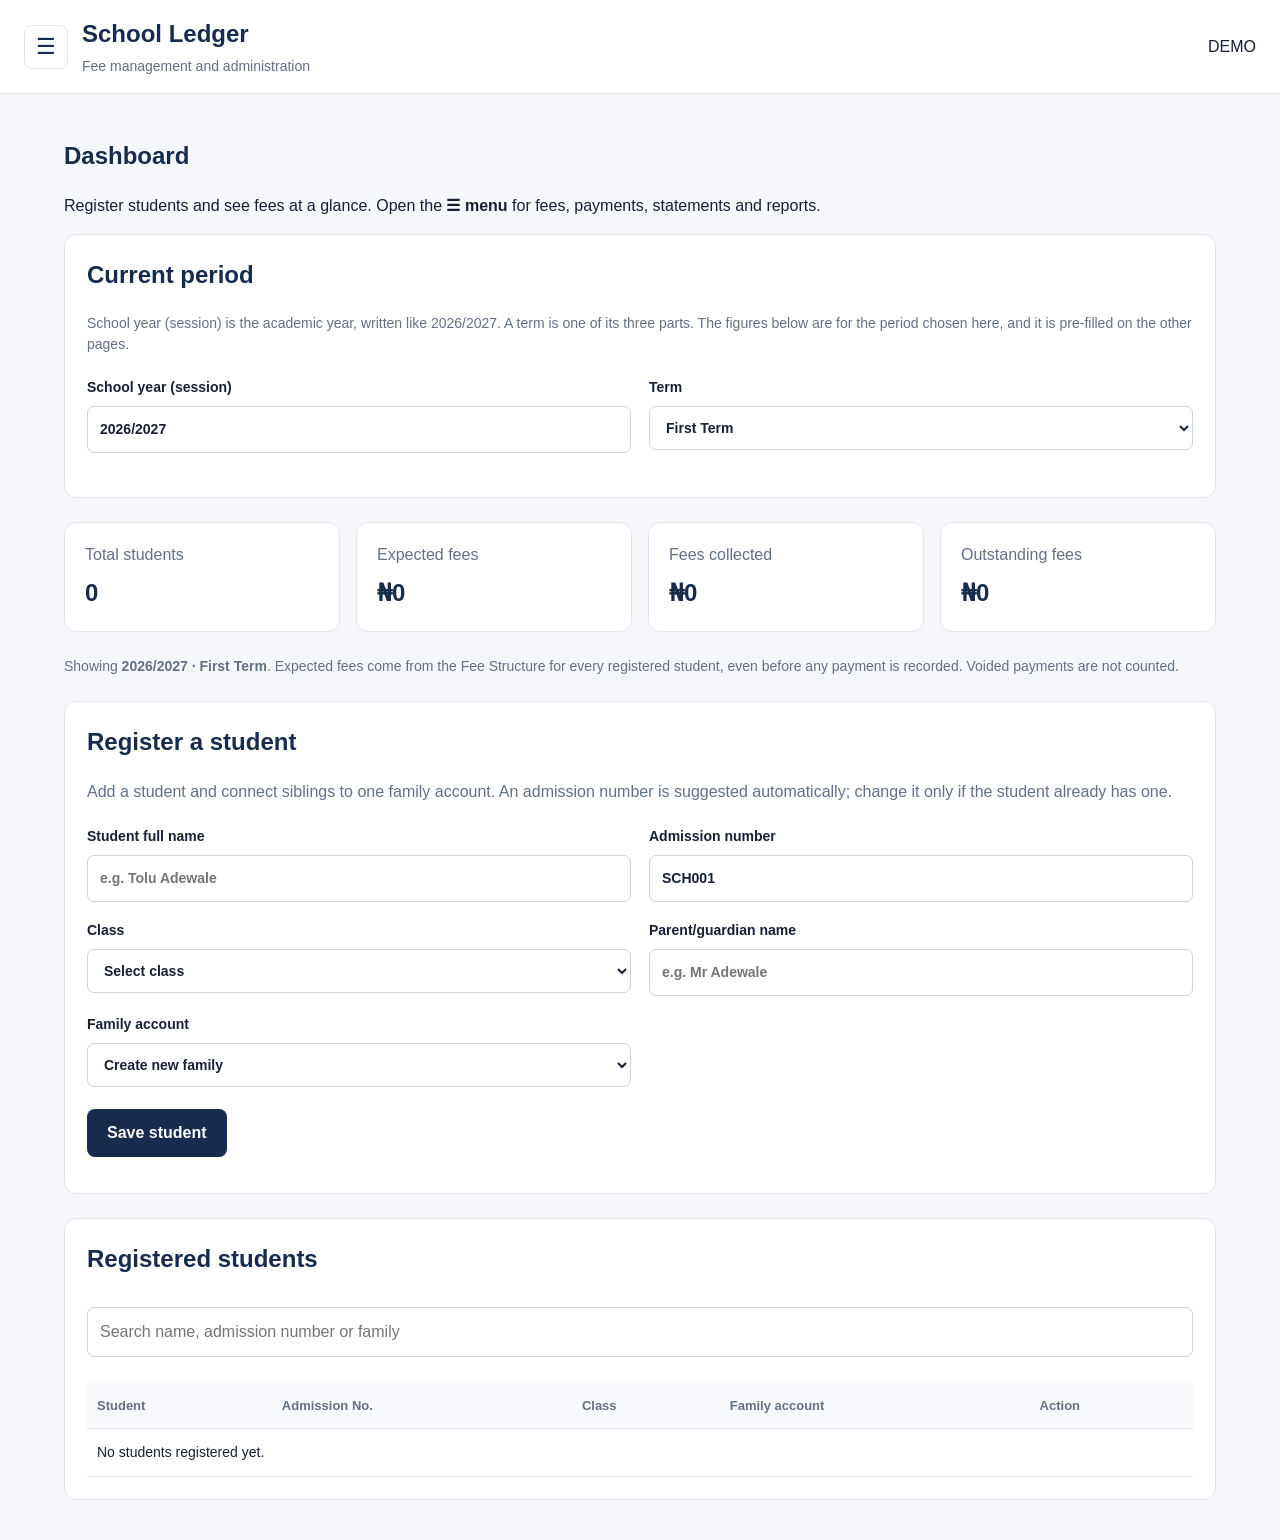
<file: index.html>
<!DOCTYPE html>
<html lang="en">
<head>
  <meta charset="UTF-8">
  <meta name="viewport" content="width=device-width, initial-scale=1.0, viewport-fit=cover">
  <title>School Fee Manager</title>
  <link rel="stylesheet" href="SAS.CSS">
</head>
<body>
  <header class="topbar">
    <div class="topbar-left">
      <button type="button" id="menuBtn" class="menu-btn" aria-label="Open menu" aria-expanded="false" aria-controls="sidebar">☰</button>
      <div>
        <h1>School Ledger</h1>
        <p>Fee management and administration</p>
      </div>
    </div>
    <span class="demo-tag">DEMO</span>
  </header>

  <div id="navOverlay" class="nav-overlay" hidden></div>
  <nav id="sidebar" class="sidebar" aria-label="Main menu">
    <div class="sidebar-head">
      <strong>Menu</strong>
      <button type="button" id="closeMenu" class="menu-btn" aria-label="Close menu">✕</button>
    </div>
    <button type="button" class="nav-item" data-view="home"><span aria-hidden="true">🏠</span> Dashboard</button>
    <button type="button" class="nav-item" data-view="fees"><span aria-hidden="true">📋</span> Fee structure</button>
    <button type="button" class="nav-item" data-view="payments"><span aria-hidden="true">💳</span> Record payment</button>
    <button type="button" class="nav-item" data-view="history"><span aria-hidden="true">🔎</span> Payment history</button>
    <button type="button" class="nav-item" data-view="statements"><span aria-hidden="true">🧾</span> Statements</button>
    <button type="button" class="nav-item" data-view="family"><span aria-hidden="true">👨‍👩‍👧</span> Family accounts</button>
    <button type="button" class="nav-item" data-view="reports"><span aria-hidden="true">📊</span> Reports</button>
    <button type="button" class="nav-item" data-view="backup"><span aria-hidden="true">💾</span> Backup and restore</button>
  </nav>

  <main class="container">
    <div class="view" id="view-home">
      <section class="welcome">
        <h2>Dashboard</h2>
        <p>Register students and see fees at a glance. Open the <strong>☰ menu</strong> for fees, payments, statements and reports.</p>
      </section>

      <section class="panel period-bar" id="periodBar">
        <h2>Current period</h2>
        <p class="hint">School year (session) is the academic year, written like 2026/2027. A term is one of its three parts. The figures below are for the period chosen here, and it is pre-filled on the other pages.</p>
        <div class="form-grid">
          <label>School year (session)
            <input id="dashYear" maxlength="9" autocomplete="off" placeholder="2026/2027">
          </label>
          <label>Term
            <select id="dashTerm"><option value="First Term">First Term</option><option value="Second Term">Second Term</option><option value="Third Term">Third Term</option></select>
          </label>
        </div>
        <p id="periodMessage" role="status"></p>
      </section>

      <section class="summary-grid four">
        <article class="summary-card"><p>Total students</p><h2 id="studentCount">0</h2></article>
        <article class="summary-card"><p>Expected fees</p><h2 id="expected">₦0</h2></article>
        <article class="summary-card"><p>Fees collected</p><h2 id="collected">₦0</h2></article>
        <article class="summary-card"><p>Outstanding fees</p><h2 id="outstanding">₦0</h2></article>
      </section>
      <p class="hint">Showing <strong id="dashPeriodLabel"></strong>. Expected fees come from the Fee Structure for every registered student, even before any payment is recorded. Voided payments are not counted.</p>
      <p class="hint warn-hint" id="backupReminder" hidden>⚠ Records are stored in this browser only. Open the ☰ menu and choose <strong>Backup and restore</strong> to download a backup.</p>

      <section class="panel" id="registration">
      <h2>Register a student</h2>
      <p>Add a student and connect siblings to one family account. An admission number is suggested automatically; change it only if the student already has one.</p>

      <form id="studentForm">
        <div class="form-grid">
          <label>Student full name
            <input id="studentName" required maxlength="100" placeholder="e.g. Tolu Adewale">
          </label>
          <label>Admission number
            <input id="admissionNo" required maxlength="30" autocomplete="off" placeholder="e.g. SCH001">
          </label>
          <label>Class
            <select id="studentClass" required>
              <option value="">Select class</option>
              <option>Nursery 1</option><option>Nursery 2</option>
              <option>Primary 1</option><option>Primary 2</option>
              <option>Primary 3</option><option>Primary 4</option>
              <option>Primary 5</option><option>Primary 6</option>
              <option>JSS 1</option><option>JSS 2</option><option>JSS 3</option>
              <option>SSS 1</option><option>SSS 2</option><option>SSS 3</option>
            </select>
          </label>
          <label>Parent/guardian name
            <input id="parentName" required maxlength="100" placeholder="e.g. Mr Adewale">
          </label>
          <label>Family account
            <select id="familySelect">
              <option value="">Create new family</option>
            </select>
          </label>
        </div>
        <button class="primary-btn" type="submit">Save student</button>
        <p id="formMessage" role="status"></p>
      </form>
    </section>

      <section class="panel">
      <h2>Registered students</h2>
      <input id="studentSearch" placeholder="Search name, admission number or family">

      <form id="editStudentPanel" class="void-panel edit-panel" hidden>
        <h3>Edit student</h3>
        <p class="hint">Use this to correct a student's record. A corrected name or admission number is also updated on that student's receipts and payment history. Fees already charged stay as they were; a new class applies to fees charged from now on.</p>
        <div class="form-grid">
          <label>Student full name
            <input id="editName" required maxlength="100" autocomplete="off">
          </label>
          <label>Admission number
            <input id="editAdmission" required maxlength="30" autocomplete="off">
          </label>
          <label>Class
            <select id="editClass" required></select>
          </label>
          <label>Changed by
            <input id="editedBy" required maxlength="80" placeholder="Your name">
          </label>
        </div>
        <button class="primary-btn" type="submit">Save changes</button>
        <button class="primary-btn" type="button" id="cancelEdit">Cancel</button>
        <p id="editMessage" role="status"></p>
      </form>
      <div class="table-wrap">
        <table>
          <thead><tr><th>Student</th><th>Admission No.</th><th>Class</th><th>Family account</th><th>Action</th></tr></thead>
          <tbody id="studentTable">
            <tr><td colspan="5">No students registered yet.</td></tr>
          </tbody>
        </table>
      </div>
    </section>

      <p id="message" class="message"></p>
    </div>

    <div class="view" id="view-fees" hidden>
      <section class="panel" id="feeStructure">
      <h2>Fee Structure</h2>
      <p>Add fees expected from students. A fee becomes part of a student's statement when charges are generated for that period.</p>

      <p class="hint">Each fee is set for a class (or All Classes). Pick a suggestion or type any new fee (Uniform, Textbook, Sport, Exam...). Choose <strong>One-time</strong> for fees paid once, such as the registration form.</p>

      <form id="feeForm">
        <div class="form-grid">
          <label>Fee name
            <input id="feeName" required list="feeNameOptions" autocomplete="off" placeholder="Pick or type e.g. Uniform">
            <datalist id="feeNameOptions"><option value="Tuition fee"><option value="Registration form"><option value="Uniform"><option value="Textbooks"><option value="Sports"><option value="Exam fee"><option value="PTA levy"><option value="Transport"><option value="ICT fee"></datalist>
          </label>
          <label>Amount (₦)
            <input id="feeAmount" type="number" min="0.01" step="0.01" required placeholder="e.g. 25000">
          </label>
          <label>Class
            <select id="feeClass" required>
              <option value="">Select class</option>
              <option>Nursery 1</option><option>Nursery 2</option>
              <option>Primary 1</option><option>Primary 2</option>
              <option>Primary 3</option><option>Primary 4</option>
              <option>Primary 5</option><option>Primary 6</option>
              <option>JSS 1</option><option>JSS 2</option><option>JSS 3</option>
              <option>SSS 1</option><option>SSS 2</option><option>SSS 3</option>
              <option>All Classes</option>
            </select>
          </label>
          <label>Payment period
            <select id="feePeriod" required>
              <option value="Per term">Per term</option>
              <option value="Per session">Per session</option>
              <option value="One-time">One-time (once per student)</option>
            </select>
          </label>
        </div>
        <button class="primary-btn" type="submit">Add Fee</button>
        <p id="feeMessage" role="status"></p>
      </form>

      <h3>Saved Fees</h3>
      <label for="feeClassFilter">Choose a class</label>
      <select id="feeClassFilter" class="class-picker">
        <option value="">Select a class</option>
        <option>Nursery 1</option><option>Nursery 2</option>
        <option>Primary 1</option><option>Primary 2</option>
        <option>Primary 3</option><option>Primary 4</option>
        <option>Primary 5</option><option>Primary 6</option>
        <option>JSS 1</option><option>JSS 2</option><option>JSS 3</option>
        <option>SSS 1</option><option>SSS 2</option><option>SSS 3</option>
      </select>

      <div id="classFeeView" hidden>
        <button type="button" id="backToClasses" class="primary-btn">← Back to classes</button>
        <h3 id="selectedClassTitle"></h3>
        <div class="table-wrap">
          <table>
            <thead><tr><th>Fee name</th><th>Amount</th><th>Period</th><th>Action</th></tr></thead>
            <tbody id="classFeeTable"></tbody>
          </table>
        </div>
        <p id="classFeeTotal"></p>
      </div>
    </section>
    </div>

    <div class="view" id="view-payments" hidden>
      <section class="panel" id="paymentsSection">
        <h2>Record a Payment</h2>
      <p class="hint">School year (session) is the academic year, written like 2026/2027. A term is one of its three parts: First, Second or Third Term.</p>
        <p>Record the amount received. Partial payments are allowed.</p>
        <form id="paymentForm">
          <div class="form-grid">
            <label>Student
              <select id="paymentStudent" required><option value="">Select student</option></select>
            </label>
            <label>Payment amount (₦)
              <input id="paymentAmount" type="number" min="0.01" step="0.01" required placeholder="e.g. 10000">
            </label>
            <label>School year (session)
              <input id="paymentYear" required value="2026/2027">
            </label>
            <label>Term
              <select id="paymentTerm" required>
                <option value="First Term">First Term</option>
                <option value="Second Term">Second Term</option>
                <option value="Third Term">Third Term</option>
              </select>
            </label>
            <label>Payment method
              <select id="paymentMethod" required>
                <option>Cash</option><option>Bank transfer</option><option>POS</option><option>Other</option>
              </select>
            </label>
            <label>Note (optional)
              <input id="paymentNote" placeholder="e.g. Part payment for tuition">
            </label>
          </div>
          <button class="primary-btn" type="submit">Record Payment &amp; Generate Receipt</button>
          <p id="paymentMessage" role="status"></p>
        </form>
      </section>

      <section class="panel" id="receiptSection">
      <h2>Latest Receipt</h2>
      <div id="receiptDisplay"><p>No receipt generated yet.</p></div>
      <button id="printReceipt" class="primary-btn" type="button" hidden>Print Receipt</button>
    </section>
    </div>

    <div class="view" id="view-history" hidden>
      <section class="panel" id="historySection">
      <h2>Payment History</h2>
      <label for="paymentHistoryStudent">Filter by student</label>
      
<div class="form-grid">
    <label>
      Search payment
      <input
        id="paymentHistorySearch"
        type="search"
        placeholder="Receipt number, student or admission number"
      >
    </label>
  
    <label>
      Filter by school year
      <input
        id="paymentHistoryYear"
        type="text"
        placeholder="e.g. 2026/2027"
      >
    </label>
  
    <label>
      Filter by term
      <select id="paymentHistoryTerm">
        <option value="">All Terms</option>
        <option value="First Term">First Term</option>
        <option value="Second Term">Second Term</option>
        <option value="Third Term">Third Term</option>
      </select>
    </label>
  </div>
  
      <select id="paymentHistoryStudent"><option value="">All students</option></select>

      <form id="voidPanel" class="void-panel" hidden>
        <h3>Void payment</h3>
        <p id="voidTarget"></p>
        <div class="form-grid">
          <label>Reason for voiding
            <input id="voidReason" required maxlength="200" placeholder="e.g. Wrong amount entered">
          </label>
          <label>Voided by
            <input id="voidedBy" required maxlength="80" placeholder="Your name">
          </label>
        </div>
        <button class="primary-btn" type="submit">Confirm void</button>
        <button class="primary-btn" type="button" id="cancelVoid">Cancel</button>
        <p id="voidMessage" role="status"></p>
      </form>
      <div class="table-wrap">
        <table>
          <thead><tr><th>Receipt No.</th><th>Date</th><th>Student</th><th>Admission No.</th><th>School Year / Term</th><th>Method</th><th>Amount</th><th>Status</th></tr></thead>
          <tbody id="paymentHistoryTable"><tr><td colspan="8">No payments recorded yet.</td></tr></tbody>
        </table>
      </div>
    </section>
    </div>

    <div class="view" id="view-statements" hidden>
      <section class="panel" id="statementSection">
      <h2>Statement of Account</h2>
      <p class="hint">School year (session) is the academic year, written like 2026/2027. A term is one of its three parts: First, Second or Third Term.</p>
      <p>Choose a student and period to generate a statement of charges, payments and balance.</p>
      <form id="statementForm">
        <div class="form-grid">
          <label>Student
            <select id="statementStudent" required>
              <option value="">Select student</option>
            </select>
          </label>
          <label>School year (session)
            <input id="statementYear" required value="2026/2027">
          </label>
          <label>Term
            <select id="statementTerm" required>
              <option value="First Term">First Term</option>
              <option value="Second Term">Second Term</option>
              <option value="Third Term">Third Term</option>
            </select>
          </label>
        </div>
        <button class="primary-btn" type="submit">Generate Statement</button>
        <p id="statementMessage" role="status"></p>
      </form>
      <div id="statementDisplay"><p>No statement generated yet.</p></div>
      <button id="printStatement" class="primary-btn" type="button" hidden>Print Statement</button>
    </section>
    </div>

    <div class="view" id="view-family" hidden>
      <section class="panel" id="familyAccountSection">
        <h2>Family Account</h2>
      <p class="hint">School year (session) is the academic year, written like 2026/2027. A term is one of its three parts: First, Second or Third Term.</p>
        <p>View siblings linked to the same parent or guardian. Each student's account remains separate.</p>
      
        <form id="familyAccountForm">
          <div class="form-grid">
            <label>
              Select family
              <select id="familyAccountSelect" required>
                <option value="">Select a family</option>
              </select>
            </label>
      
            <label>
              School year (session)
              <input id="familyAccountYear" value="2026/2027" required>
            </label>
      
            <label>
              Term
              <select id="familyAccountTerm" required>
                <option value="First Term">First Term</option>
                <option value="Second Term">Second Term</option>
                <option value="Third Term">Third Term</option>
              </select>
            </label>
          </div>
      
          <button class="primary-btn" type="submit">View Family Account</button>
          <p id="familyAccountMessage" role="status"></p>
        </form>
      
        <div id="familyAccountDisplay">
          <p>Select a family to view its account.</p>
        </div>
      </section>
    </div>

    <div class="view" id="view-reports" hidden>
      <section class="panel" id="adminReportsSection">
    <h2>Admin Reports</h2>
      <p class="hint">School year (session) is the academic year, written like 2026/2027. A term is one of its three parts: First, Second or Third Term.</p>
    <p>
      Review school fee collections and outstanding balances
      for a selected school year and term.
    </p>
  
    <form id="adminReportForm">
      <div class="form-grid">
        <label>
          School year (session)
          <input
            id="reportYear"
            value="2026/2027"
            required
          >
        </label>
  
        <label>
          Term
          <select id="reportTerm" required>
            <option value="First Term">First Term</option>
            <option value="Second Term">Second Term</option>
            <option value="Third Term">Third Term</option>
          </select>
        </label>
      </div>
  
      <button class="primary-btn" type="submit">
        Generate Report
      </button>
  
      <button
        class="primary-btn"
        type="button"
        id="printAdminReport"
      >
        Print Report
      </button>
  
      <p id="adminReportMessage" role="status"></p>
    </form>
  
    <div id="adminReportDisplay">
      <p>Select a school year and term, then generate a report.</p>
    </div>
  </section>
    </div>

    <div class="view" id="view-backup" hidden>
      <section class="panel" id="backupSection">
        <h2>Backup and restore</h2>
        <p class="hint">Records are stored in this browser only. Clearing the browser's data would erase them, so download a backup regularly and keep it somewhere safe, such as a flash drive. A backup contains student and payment records, so keep it private.</p>
        <p><strong id="lastBackup"></strong></p>
        <button class="primary-btn" type="button" id="backupDownload">Download full backup</button>
        <p id="backupMessage" role="status"></p>

        <h3>Export for Excel</h3>
        <p class="hint">Spreadsheet copies for viewing or printing. They cannot be restored; use the full backup for that.</p>
        <button class="primary-btn" type="button" id="exportPayments">Export payments (CSV)</button>
        <button class="primary-btn" type="button" id="exportStudents">Export students (CSV)</button>
      </section>

      <section class="panel" id="restoreSection">
        <h2>Restore from a backup</h2>
        <p class="hint">Restoring replaces everything currently saved here with the contents of the backup file.</p>
        <label for="restoreFile">Choose a backup file (.json)</label>
        <input id="restoreFile" type="file" accept=".json,application/json">
        <p id="restoreSummary"></p>
        <button class="primary-btn" type="button" id="restoreConfirm" hidden>Replace current data with this backup</button>
        <button class="primary-btn" type="button" id="undoRestore" hidden>Undo last restore</button>
        <p id="restoreMessage" role="status"></p>
      </section>
    </div>
  </main>

  <script src="SAS.JS"></script>
</body>
</html>
</file>
<file: SAS.CSS>
/* ---------- GLOBAL STYLES ---------- */

* {
  box-sizing: border-box;
}

:root {
  --primary: #172b4d;
  --primary-hover: #284879;
  --background: #f5f7fb;
  --surface: #ffffff;
  --text: #172033;
  --muted: #647084;
  --border: #e1e6ef;
  --danger: #a61b1b;
}

body {
  margin: 0;
  font-family: Arial, sans-serif;
  background: var(--background);
  color: var(--text);
  line-height: 1.5;
}

button,
input,
select {
  font: inherit;
}

button {
  cursor: pointer;
}

header {
  background: var(--surface);
  padding: 16px 24px;
  display: flex;
  align-items: center;
  justify-content: space-between;
  gap: 16px;
  border-bottom: 1px solid var(--border);
}

header h1 {
  margin: 0;
  font-size: 24px;
  color: var(--primary);
}

header p {
  margin: 4px 0 0;
  color: var(--muted);
  font-size: 14px;
}

main,
.container,
.dashboard {
  width: min(1200px, 100%);
  margin: 0 auto;
  padding: 24px;
}

h2 {
  color: var(--primary);
}

h3 {
  color: var(--text);
}

p {
  overflow-wrap: anywhere;
}

[hidden] {
  display: none !important;
}

/* ---------- DASHBOARD SUMMARY ---------- */

.stats,
.stats-grid,
.dashboard-stats,
.summary-grid {
  display: grid;
  grid-template-columns: repeat(3, minmax(0, 1fr));
  gap: 16px;
  margin: 24px 0;
}

.stat-card,
.stat,
.summary-card {
  background: var(--surface);
  border: 1px solid var(--border);
  border-radius: 12px;
  padding: 20px;
  min-width: 0;
}

.stat-card p,
.stat p,
.summary-card p {
  margin: 0 0 8px;
  color: var(--muted);
}

.stat-card h2,
.stat-card h3,
.stat h2,
.stat h3,
.summary-card h2,
.summary-card h3 {
  margin: 0;
  overflow-wrap: anywhere;
}

/* ---------- PANELS ---------- */

.panel {
  background: var(--surface);
  border: 1px solid var(--border);
  border-radius: 12px;
  padding: 22px;
  margin-top: 24px;
  min-width: 0;
}

.panel h2 {
  margin-top: 0;
}

.panel > p {
  color: var(--muted);
}

/* ---------- FORMS ---------- */

.form-grid {
  display: grid;
  grid-template-columns: repeat(2, minmax(0, 1fr));
  gap: 18px;
  margin: 22px 0;
}

.form-grid label,
#feeStructure > label {
  display: flex;
  flex-direction: column;
  gap: 8px;
  font-size: 14px;
  font-weight: 600;
}

.form-grid input,
.form-grid select,
#studentSearch,
#feeClassFilter {
  width: 100%;
  min-width: 0;
  padding: 12px;
  border: 1px solid #ccd4e0;
  border-radius: 7px;
  background: white;
  color: var(--text);
  font: inherit;
}

input:focus,
select:focus {
  outline: 2px solid #8daee3;
  outline-offset: 1px;
}

.primary-btn {
  display: inline-block;
  border: none;
  border-radius: 8px;
  padding: 12px 20px;
  background: var(--primary);
  color: white;
  font-weight: bold;
}

.primary-btn:hover {
  background: var(--primary-hover);
}

#formMessage,
#feeMessage {
  margin-bottom: 0;
  font-size: 14px;
  color: var(--primary);
}

/* ---------- STUDENT SEARCH ---------- */

#studentSearch {
  margin-top: 10px;
  margin-bottom: 8px;
}

/* ---------- TABLES ---------- */

.table-wrap {
  width: 100%;
  overflow-x: auto;
  margin-top: 18px;
}

table {
  width: 100%;
  border-collapse: collapse;
  text-align: left;
  background: var(--surface);
}

th,
td {
  padding: 13px 10px;
  border-bottom: 1px solid var(--border);
  vertical-align: middle;
}

th {
  color: var(--muted);
  font-size: 13px;
  background: #f8f9fc;
}

td {
  font-size: 14px;
}

tbody tr:hover {
  background: #fafbfe;
}

/* ---------- FEE CLASS SELECTOR ---------- */

#feeStructure > label {
  margin-top: 20px;
  margin-bottom: 8px;
}

#feeClassFilter {
  max-width: 500px;
  display: block;
}

#classFeeView {
  margin-top: 24px;
}

#classFeeView h3 {
  margin-top: 20px;
  margin-bottom: 8px;
}

#classFeeTotal {
  margin-top: 20px;
  font-size: 18px;
  font-weight: bold;
  color: var(--primary);
}

/* ---------- DELETE BUTTON ---------- */

.delete-fee-btn {
  background: #fff0f0;
  color: var(--danger);
  border: 1px solid #f0c4c4;
  border-radius: 6px;
  padding: 7px 10px;
  cursor: pointer;
  white-space: nowrap;
}

.delete-fee-btn:hover {
  background: #ffe0e0;
}

/* ---------- LINKS AND OTHER BUTTONS ---------- */

button:focus-visible {
  outline: 2px solid #4676bd;
  outline-offset: 3px;
}

/* ---------- RESPONSIVE LAYOUT ---------- */

@media (max-width: 700px) {
  header {
    padding: 14px 16px;
    align-items: flex-start;
  }

  header h1 {
    font-size: 21px;
  }

  main,
  .container,
  .dashboard {
    padding: 16px;
  }

  .stats,
  .stats-grid,
  .dashboard-stats,
  .summary-grid {
    grid-template-columns: 1fr;
  }

  .form-grid {
    grid-template-columns: 1fr;
  }

  .panel {
    padding: 16px;
  }

  th,
  td {
    padding: 11px 8px;
  }
}

/* ---------- PAYMENT AND RECEIPT ---------- */

#paymentForm {
  margin-top: 18px;
}

#paymentMessage {
  margin-top: 12px;
  color: #172b4d;
}

#receiptDisplay {
  margin-top: 16px;
}

#printableReceipt {
  max-width: 650px;
  padding: 24px;
  border: 1px solid #dce3ed;
  border-radius: 10px;
  background: white;
}

#printableReceipt h3 {
  text-align: center;
  margin-top: 0;
  margin-bottom: 24px;
}

#printableReceipt p {
  padding-bottom: 8px;
  border-bottom: 1px solid #edf0f5;
}

#printReceipt {
  margin-top: 16px;
}

@media print {
  body * {
    visibility: hidden !important;
  }

  #printableReceipt,
  #printableReceipt * {
    visibility: visible !important;
  }

  #printableReceipt {
    position: absolute;
    left: 0;
    top: 0;
    width: 100%;
    max-width: none;
    border: none;
    padding: 0;
    color: black;
  }

  #printableReceipt p {
    border-bottom: 1px solid #ddd;
  }
}

/* Statement of Account and payment print layouts */
#statementSection,
#paymentsSection,
#receiptSection {
scroll-margin-top: 20px;
}

#statementDisplay,
#receiptDisplay {
margin-top: 18px;
overflow-x: auto;
}

#statementDisplay h3,
#receiptDisplay h3 {
text-align: center;
margin: 0 0 22px;
}

.statement-table {
width: 100%;
border-collapse: collapse;
margin: 12px 0 22px;
}

.statement-table th,
.statement-table td {
border: 1px solid #dce3ed;
padding: 10px;
text-align: left;
}

.statement-table th {
background: #f0f4f9;
}

.statement-totals {
margin-top: 22px;
padding: 14px;
background: #f5f7fb;
border-radius: 8px;
}

.statement-totals p {
margin: 8px 0;
}

.statement-note {
margin-top: 20px;
font-size: 0.9rem;
color: #5b6575;
}

#printableReceipt,
#printableStatement {
background: white;
color: #172033;
padding: 24px;
border: 1px solid #dce3ed;
border-radius: 10px;
}

#printableReceipt > p,
#printableStatement > p {
padding-bottom: 8px;
border-bottom: 1px solid #edf0f5;
}

#paymentMessage,
#statementMessage {
margin-top: 12px;
}

@media print {
body.printing-receipt * ,
body.printing-statement * {
  visibility: hidden !important;
}

body.printing-receipt #printableReceipt,
body.printing-receipt #printableReceipt *,
body.printing-statement #printableStatement,
body.printing-statement #printableStatement * {
  visibility: visible !important;
}

body.printing-receipt #printableReceipt,
body.printing-statement #printableStatement {
  position: absolute;
  left: 0;
  top: 0;
  width: 100%;
  max-width: none;
  border: none;
  border-radius: 0;
  padding: 0;
  color: #000;
}

body.printing-receipt #printableReceipt .statement-table,
body.printing-statement #printableStatement .statement-table {
  width: 100%;
}

body.printing-receipt #printableReceipt th,
body.printing-receipt #printableReceipt td,
body.printing-statement #printableStatement th,
body.printing-statement #printableStatement td {
  border: 1px solid #aaa;
}
}

#adminReportsSection {
scroll-margin-top: 20px;
}

#adminReportDisplay {
margin-top: 18px;
overflow-x: auto;
}

@media print {
body.printing-admin-report * {
  visibility: hidden !important;
}

body.printing-admin-report #adminReportDisplay,
body.printing-admin-report #adminReportDisplay * {
  visibility: visible !important;
}

body.printing-admin-report #adminReportDisplay {
  position: absolute;
  left: 0;
  top: 0;
  width: 100%;
  border: none;
  padding: 0;
  color: #000;
}
}
  

/* Voided payments */
.void-panel {
border: 1px solid #f0c4c4;
background: #fff6f6;
border-radius: 10px;
padding: 16px;
margin: 16px 0;
}
.void-panel[hidden] { display: none; }
.void-panel h3 { margin-top: 0; }
.void-panel .primary-btn + .primary-btn { margin-left: 8px; background: #647084; }
.voided-row td { color: #8a94a6; text-decoration: line-through; }
.voided-row td.void-status { text-decoration: none; font-weight: bold; color: #b42318; }
.voided-row td button { text-decoration: none; }
.void-banner { color: #b42318; font-weight: bold; }


/* ---------- Menu and pages ---------- */
.topbar-left { display: flex; align-items: center; gap: 14px; min-width: 0; }

.menu-btn {
flex: none;
width: 44px;
height: 44px;
border: 1px solid var(--border);
border-radius: 8px;
background: var(--surface);
color: var(--primary);
font-size: 22px;
line-height: 1;
}
.menu-btn:hover { background: #eef2fa; }

.nav-overlay {
position: fixed;
inset: 0;
background: rgba(23, 32, 51, 0.45);
z-index: 1000;
}

.sidebar {
position: fixed;
top: 0;
bottom: 0;
left: 0;
width: min(280px, 85vw);
display: flex;
flex-direction: column;
gap: 6px;
padding: 16px;
background: var(--surface);
border-right: 1px solid var(--border);
box-shadow: 4px 0 24px rgba(23, 43, 77, 0.18);
overflow-y: auto;
z-index: 1001;
transform: translateX(-105%);
visibility: hidden;
transition: transform 0.2s ease, visibility 0.2s;
}
.sidebar.open { transform: none; visibility: visible; }

.sidebar-head {
display: flex;
align-items: center;
justify-content: space-between;
margin-bottom: 8px;
color: var(--primary);
font-size: 18px;
}

.nav-item {
text-align: left;
border: 0;
border-radius: 8px;
padding: 13px 14px;
background: transparent;
color: var(--text);
font-size: 16px;
}
.nav-item:hover { background: #eef2fa; }
.nav-item.active { background: var(--primary); color: #fff; font-weight: bold; }

.hint { margin: 0 0 12px; color: var(--muted); font-size: 14px; }
.summary-grid.four { grid-template-columns: repeat(auto-fit, minmax(170px, 1fr)); }
.period-bar { margin-top: 0; }


/* ---------- Edit student and backup ---------- */
.edit-panel { border-color: #c9d6ee; background: #f5f8ff; }
.small-btn {
border: 1px solid var(--primary);
border-radius: 6px;
padding: 6px 12px;
background: var(--surface);
color: var(--primary);
font-size: 14px;
}
.small-btn:hover { background: #eef2fa; }
.warn-hint { color: #8a4b00; background: #fff6e5; border: 1px solid #f3d9a4; border-radius: 8px; padding: 10px 12px; }
#view-backup .primary-btn { margin: 4px 8px 4px 0; }
#restoreFile { display: block; margin: 8px 0; max-width: 100%; }
</file>
<file: sch software/SAS.CSS>
/* ---------- GLOBAL STYLES ---------- */

* {
  box-sizing: border-box;
}

:root {
  --primary: #172b4d;
  --primary-hover: #284879;
  --background: #f5f7fb;
  --surface: #ffffff;
  --text: #172033;
  --muted: #647084;
  --border: #e1e6ef;
  --danger: #a61b1b;
}

body {
  margin: 0;
  font-family: Arial, sans-serif;
  background: var(--background);
  color: var(--text);
  line-height: 1.5;
}

button,
input,
select {
  font: inherit;
}

button {
  cursor: pointer;
}

header {
  background: var(--surface);
  padding: 16px 24px;
  display: flex;
  align-items: center;
  justify-content: space-between;
  gap: 16px;
  border-bottom: 1px solid var(--border);
}

header h1 {
  margin: 0;
  font-size: 24px;
  color: var(--primary);
}

header p {
  margin: 4px 0 0;
  color: var(--muted);
  font-size: 14px;
}

main,
.container,
.dashboard {
  width: min(1200px, 100%);
  margin: 0 auto;
  padding: 24px;
}

h2 {
  color: var(--primary);
}

h3 {
  color: var(--text);
}

p {
  overflow-wrap: anywhere;
}

[hidden] {
  display: none !important;
}

/* ---------- DASHBOARD SUMMARY ---------- */

.stats,
.stats-grid,
.dashboard-stats,
.summary-grid {
  display: grid;
  grid-template-columns: repeat(3, minmax(0, 1fr));
  gap: 16px;
  margin: 24px 0;
}

.stat-card,
.stat,
.summary-card {
  background: var(--surface);
  border: 1px solid var(--border);
  border-radius: 12px;
  padding: 20px;
  min-width: 0;
}

.stat-card p,
.stat p,
.summary-card p {
  margin: 0 0 8px;
  color: var(--muted);
}

.stat-card h2,
.stat-card h3,
.stat h2,
.stat h3,
.summary-card h2,
.summary-card h3 {
  margin: 0;
  overflow-wrap: anywhere;
}

/* ---------- PANELS ---------- */

.panel {
  background: var(--surface);
  border: 1px solid var(--border);
  border-radius: 12px;
  padding: 22px;
  margin-top: 24px;
  min-width: 0;
}

.panel h2 {
  margin-top: 0;
}

.panel > p {
  color: var(--muted);
}

/* ---------- FORMS ---------- */

.form-grid {
  display: grid;
  grid-template-columns: repeat(2, minmax(0, 1fr));
  gap: 18px;
  margin: 22px 0;
}

.form-grid label,
#feeStructure > label {
  display: flex;
  flex-direction: column;
  gap: 8px;
  font-size: 14px;
  font-weight: 600;
}

.form-grid input,
.form-grid select,
#studentSearch,
#feeClassFilter {
  width: 100%;
  min-width: 0;
  padding: 12px;
  border: 1px solid #ccd4e0;
  border-radius: 7px;
  background: white;
  color: var(--text);
  font: inherit;
}

input:focus,
select:focus {
  outline: 2px solid #8daee3;
  outline-offset: 1px;
}

.primary-btn {
  display: inline-block;
  border: none;
  border-radius: 8px;
  padding: 12px 20px;
  background: var(--primary);
  color: white;
  font-weight: bold;
}

.primary-btn:hover {
  background: var(--primary-hover);
}

#formMessage,
#feeMessage {
  margin-bottom: 0;
  font-size: 14px;
  color: var(--primary);
}

/* ---------- STUDENT SEARCH ---------- */

#studentSearch {
  margin-top: 10px;
  margin-bottom: 8px;
}

/* ---------- TABLES ---------- */

.table-wrap {
  width: 100%;
  overflow-x: auto;
  margin-top: 18px;
}

table {
  width: 100%;
  border-collapse: collapse;
  text-align: left;
  background: var(--surface);
}

th,
td {
  padding: 13px 10px;
  border-bottom: 1px solid var(--border);
  vertical-align: middle;
}

th {
  color: var(--muted);
  font-size: 13px;
  background: #f8f9fc;
}

td {
  font-size: 14px;
}

tbody tr:hover {
  background: #fafbfe;
}

/* ---------- FEE CLASS SELECTOR ---------- */

#feeStructure > label {
  margin-top: 20px;
  margin-bottom: 8px;
}

#feeClassFilter {
  max-width: 500px;
  display: block;
}

#classFeeView {
  margin-top: 24px;
}

#classFeeView h3 {
  margin-top: 20px;
  margin-bottom: 8px;
}

#classFeeTotal {
  margin-top: 20px;
  font-size: 18px;
  font-weight: bold;
  color: var(--primary);
}

/* ---------- DELETE BUTTON ---------- */

.delete-fee-btn {
  background: #fff0f0;
  color: var(--danger);
  border: 1px solid #f0c4c4;
  border-radius: 6px;
  padding: 7px 10px;
  cursor: pointer;
  white-space: nowrap;
}

.delete-fee-btn:hover {
  background: #ffe0e0;
}

/* ---------- LINKS AND OTHER BUTTONS ---------- */

button:focus-visible {
  outline: 2px solid #4676bd;
  outline-offset: 3px;
}

/* ---------- RESPONSIVE LAYOUT ---------- */

@media (max-width: 700px) {
  header {
    padding: 14px 16px;
    align-items: flex-start;
  }

  header h1 {
    font-size: 21px;
  }

  main,
  .container,
  .dashboard {
    padding: 16px;
  }

  .stats,
  .stats-grid,
  .dashboard-stats,
  .summary-grid {
    grid-template-columns: 1fr;
  }

  .form-grid {
    grid-template-columns: 1fr;
  }

  .panel {
    padding: 16px;
  }

  th,
  td {
    padding: 11px 8px;
  }
}

/* ---------- PAYMENT AND RECEIPT ---------- */

#paymentForm {
  margin-top: 18px;
}

#paymentMessage {
  margin-top: 12px;
  color: #172b4d;
}

#receiptDisplay {
  margin-top: 16px;
}

#printableReceipt {
  max-width: 650px;
  padding: 24px;
  border: 1px solid #dce3ed;
  border-radius: 10px;
  background: white;
}

#printableReceipt h3 {
  text-align: center;
  margin-top: 0;
  margin-bottom: 24px;
}

#printableReceipt p {
  padding-bottom: 8px;
  border-bottom: 1px solid #edf0f5;
}

#printReceipt {
  margin-top: 16px;
}

@media print {
  body * {
    visibility: hidden !important;
  }

  #printableReceipt,
  #printableReceipt * {
    visibility: visible !important;
  }

  #printableReceipt {
    position: absolute;
    left: 0;
    top: 0;
    width: 100%;
    max-width: none;
    border: none;
    padding: 0;
    color: black;
  }

  #printableReceipt p {
    border-bottom: 1px solid #ddd;
  }
}

/* Statement of Account and payment print layouts */
#statementSection,
#paymentsSection,
#receiptSection {
scroll-margin-top: 20px;
}

#statementDisplay,
#receiptDisplay {
margin-top: 18px;
overflow-x: auto;
}

#statementDisplay h3,
#receiptDisplay h3 {
text-align: center;
margin: 0 0 22px;
}

.statement-table {
width: 100%;
border-collapse: collapse;
margin: 12px 0 22px;
}

.statement-table th,
.statement-table td {
border: 1px solid #dce3ed;
padding: 10px;
text-align: left;
}

.statement-table th {
background: #f0f4f9;
}

.statement-totals {
margin-top: 22px;
padding: 14px;
background: #f5f7fb;
border-radius: 8px;
}

.statement-totals p {
margin: 8px 0;
}

.statement-note {
margin-top: 20px;
font-size: 0.9rem;
color: #5b6575;
}

#printableReceipt,
#printableStatement {
background: white;
color: #172033;
padding: 24px;
border: 1px solid #dce3ed;
border-radius: 10px;
}

#printableReceipt > p,
#printableStatement > p {
padding-bottom: 8px;
border-bottom: 1px solid #edf0f5;
}

#paymentMessage,
#statementMessage {
margin-top: 12px;
}

@media print {
body.printing-receipt * ,
body.printing-statement * {
  visibility: hidden !important;
}

body.printing-receipt #printableReceipt,
body.printing-receipt #printableReceipt *,
body.printing-statement #printableStatement,
body.printing-statement #printableStatement * {
  visibility: visible !important;
}

body.printing-receipt #printableReceipt,
body.printing-statement #printableStatement {
  position: absolute;
  left: 0;
  top: 0;
  width: 100%;
  max-width: none;
  border: none;
  border-radius: 0;
  padding: 0;
  color: #000;
}

body.printing-receipt #printableReceipt .statement-table,
body.printing-statement #printableStatement .statement-table {
  width: 100%;
}

body.printing-receipt #printableReceipt th,
body.printing-receipt #printableReceipt td,
body.printing-statement #printableStatement th,
body.printing-statement #printableStatement td {
  border: 1px solid #aaa;
}
}

#adminReportsSection {
scroll-margin-top: 20px;
}

#adminReportDisplay {
margin-top: 18px;
overflow-x: auto;
}

@media print {
body.printing-admin-report * {
  visibility: hidden !important;
}

body.printing-admin-report #adminReportDisplay,
body.printing-admin-report #adminReportDisplay * {
  visibility: visible !important;
}

body.printing-admin-report #adminReportDisplay {
  position: absolute;
  left: 0;
  top: 0;
  width: 100%;
  border: none;
  padding: 0;
  color: #000;
}
}
  

/* Voided payments */
.void-panel {
border: 1px solid #f0c4c4;
background: #fff6f6;
border-radius: 10px;
padding: 16px;
margin: 16px 0;
}
.void-panel[hidden] { display: none; }
.void-panel h3 { margin-top: 0; }
.void-panel .primary-btn + .primary-btn { margin-left: 8px; background: #647084; }
.voided-row td { color: #8a94a6; text-decoration: line-through; }
.voided-row td.void-status { text-decoration: none; font-weight: bold; color: #b42318; }
.voided-row td button { text-decoration: none; }
.void-banner { color: #b42318; font-weight: bold; }


/* ---------- Menu and pages ---------- */
.topbar-left { display: flex; align-items: center; gap: 14px; min-width: 0; }

.menu-btn {
flex: none;
width: 44px;
height: 44px;
border: 1px solid var(--border);
border-radius: 8px;
background: var(--surface);
color: var(--primary);
font-size: 22px;
line-height: 1;
}
.menu-btn:hover { background: #eef2fa; }

.nav-overlay {
position: fixed;
inset: 0;
background: rgba(23, 32, 51, 0.45);
z-index: 1000;
}

.sidebar {
position: fixed;
top: 0;
bottom: 0;
left: 0;
width: min(280px, 85vw);
display: flex;
flex-direction: column;
gap: 6px;
padding: 16px;
background: var(--surface);
border-right: 1px solid var(--border);
box-shadow: 4px 0 24px rgba(23, 43, 77, 0.18);
overflow-y: auto;
z-index: 1001;
transform: translateX(-105%);
visibility: hidden;
transition: transform 0.2s ease, visibility 0.2s;
}
.sidebar.open { transform: none; visibility: visible; }

.sidebar-head {
display: flex;
align-items: center;
justify-content: space-between;
margin-bottom: 8px;
color: var(--primary);
font-size: 18px;
}

.nav-item {
text-align: left;
border: 0;
border-radius: 8px;
padding: 13px 14px;
background: transparent;
color: var(--text);
font-size: 16px;
}
.nav-item:hover { background: #eef2fa; }
.nav-item.active { background: var(--primary); color: #fff; font-weight: bold; }

.hint { margin: 0 0 12px; color: var(--muted); font-size: 14px; }
.summary-grid.four { grid-template-columns: repeat(auto-fit, minmax(170px, 1fr)); }
.period-bar { margin-top: 0; }


/* ---------- Edit student and backup ---------- */
.edit-panel { border-color: #c9d6ee; background: #f5f8ff; }
.small-btn {
border: 1px solid var(--primary);
border-radius: 6px;
padding: 6px 12px;
background: var(--surface);
color: var(--primary);
font-size: 14px;
}
.small-btn:hover { background: #eef2fa; }
.warn-hint { color: #8a4b00; background: #fff6e5; border: 1px solid #f3d9a4; border-radius: 8px; padding: 10px 12px; }
#view-backup .primary-btn { margin: 4px 8px 4px 0; }
#restoreFile { display: block; margin: 8px 0; max-width: 100%; }
</file>
